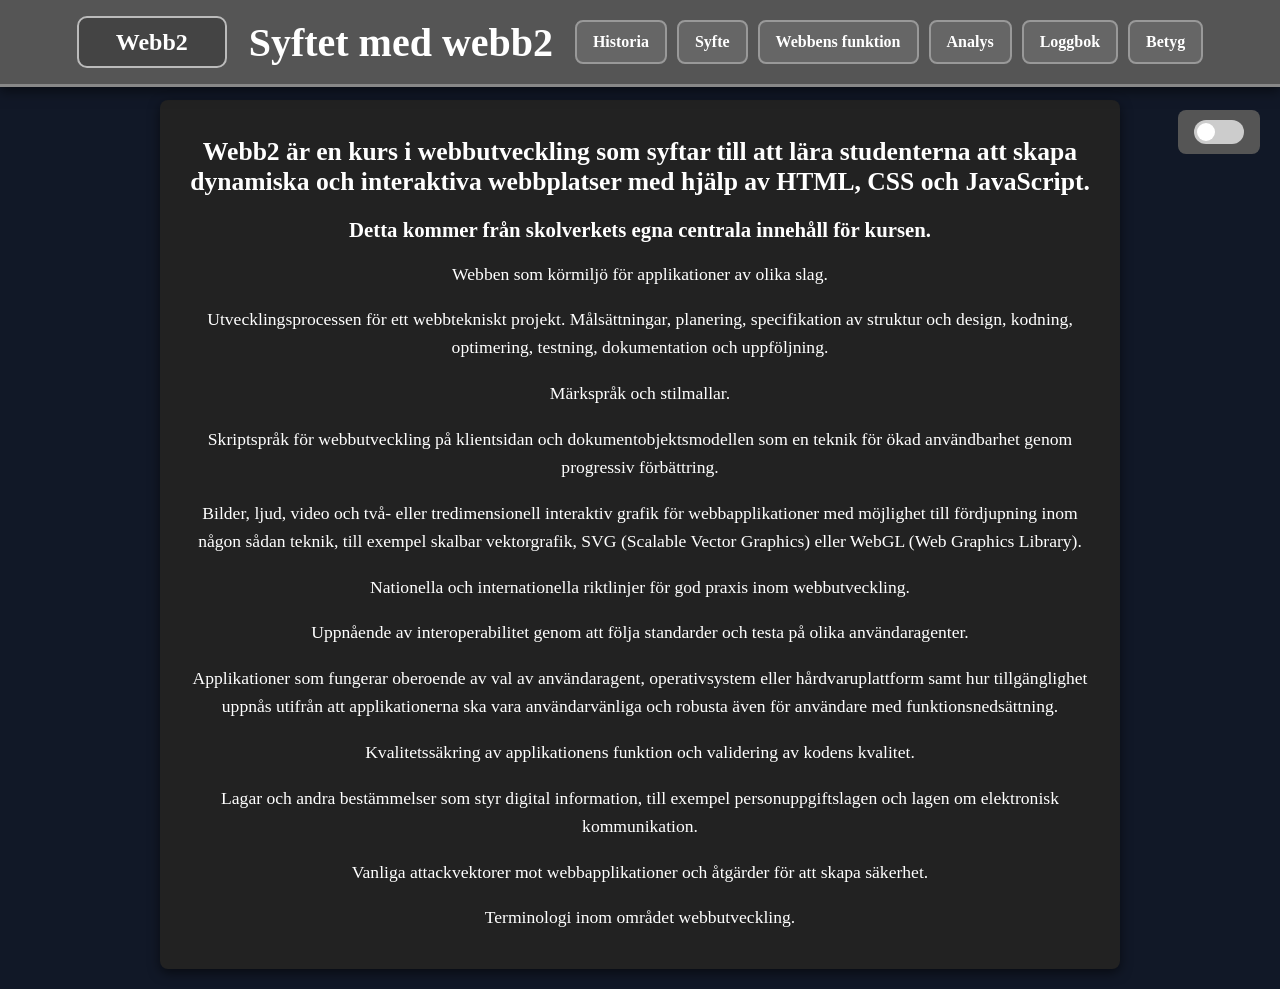
<file: html/index.html>
<!DOCTYPE HTML>
<html lang="sv">
<head>
    <meta charset="UTF-8">
    <meta name="viewport" content="width=device-width, initial-scale=1.0">
    <title>Syftet med webb2</title>
    <link rel="stylesheet" href="../css/style.css">
</head>

<!-- navigation -->
<nav class="navbar">
    <a class="logo" href="index.html">Webb2</a>
    <h1>Syftet med webb2</h1>
    <ul class="nav-links">
        <li><a href="sida2.html">Historia</a></li>
        <li><a href="sida3.html">Syfte</a></li>
        <li><a href="sida7.html">Webbens funktion</a></li>
        <li><a href="sida5.html">Analys</a></li>
        <li><a href="sida4.html">Loggbok</a></li>
        <li><a href="sida6.html">Betyg</a></li>
    </ul>
<!-- dark mode toggle -->
    <div class="dark-mode-toggle">
        <label class="switch">
            <input type="checkbox" id="darkModeToggle" onchange="toggleDarkMode()">
            <span class="slider round"></span>
        </label>
    </div>
</nav>

<body>
<!-- text till sidan -->
<div class="text-container">
    <h1>Webb2 är en kurs i webbutveckling som syftar till att lära studenterna att skapa dynamiska och interaktiva webbplatser med hjälp av HTML, CSS och JavaScript.</h1>
    <h3>Detta kommer från skolverkets egna centrala innehåll för kursen. </h3>
    <p>Webben som körmiljö för applikationer av olika slag. </p>
    <p>Utvecklingsprocessen för ett webbtekniskt projekt. Målsättningar, planering, specifikation av struktur och design, kodning, optimering, testning, dokumentation och uppföljning. </p>
    <p>Märkspråk och stilmallar. </p>
    <p>Skriptspråk för webbutveckling på klientsidan och dokumentobjektsmodellen som en teknik för ökad användbarhet genom progressiv förbättring.</p>
    <p>Bilder, ljud, video och två- eller tredimensionell interaktiv grafik för webbapplikationer med möjlighet till fördjupning inom någon sådan teknik, till exempel skalbar vektorgrafik, SVG (Scalable Vector Graphics) eller WebGL (Web Graphics Library).</p>
    <p>Nationella och internationella riktlinjer för god praxis inom webbutveckling.</p>
    <p>Uppnående av interoperabilitet genom att följa standarder och testa på olika användaragenter.</p>
    <p>Applikationer som fungerar oberoende av val av användaragent, operativsystem eller hårdvaruplattform samt hur tillgänglighet uppnås utifrån att applikationerna ska vara användarvänliga och robusta även för användare med funktionsnedsättning.</p>
    <p>Kvalitetssäkring av applikationens funktion och validering av kodens kvalitet.</p>
    <p>Lagar och andra bestämmelser som styr digital information, till exempel personuppgiftslagen och lagen om elektronisk kommunikation.</p>
    <p>Vanliga attackvektorer mot webbapplikationer och åtgärder för att skapa säkerhet.</p>
    <p>Terminologi inom området webbutveckling.</p>
</div>

    


</body>
<!-- scripts -->
<script src="../javascript/script.js"></script>
</html>
</file>
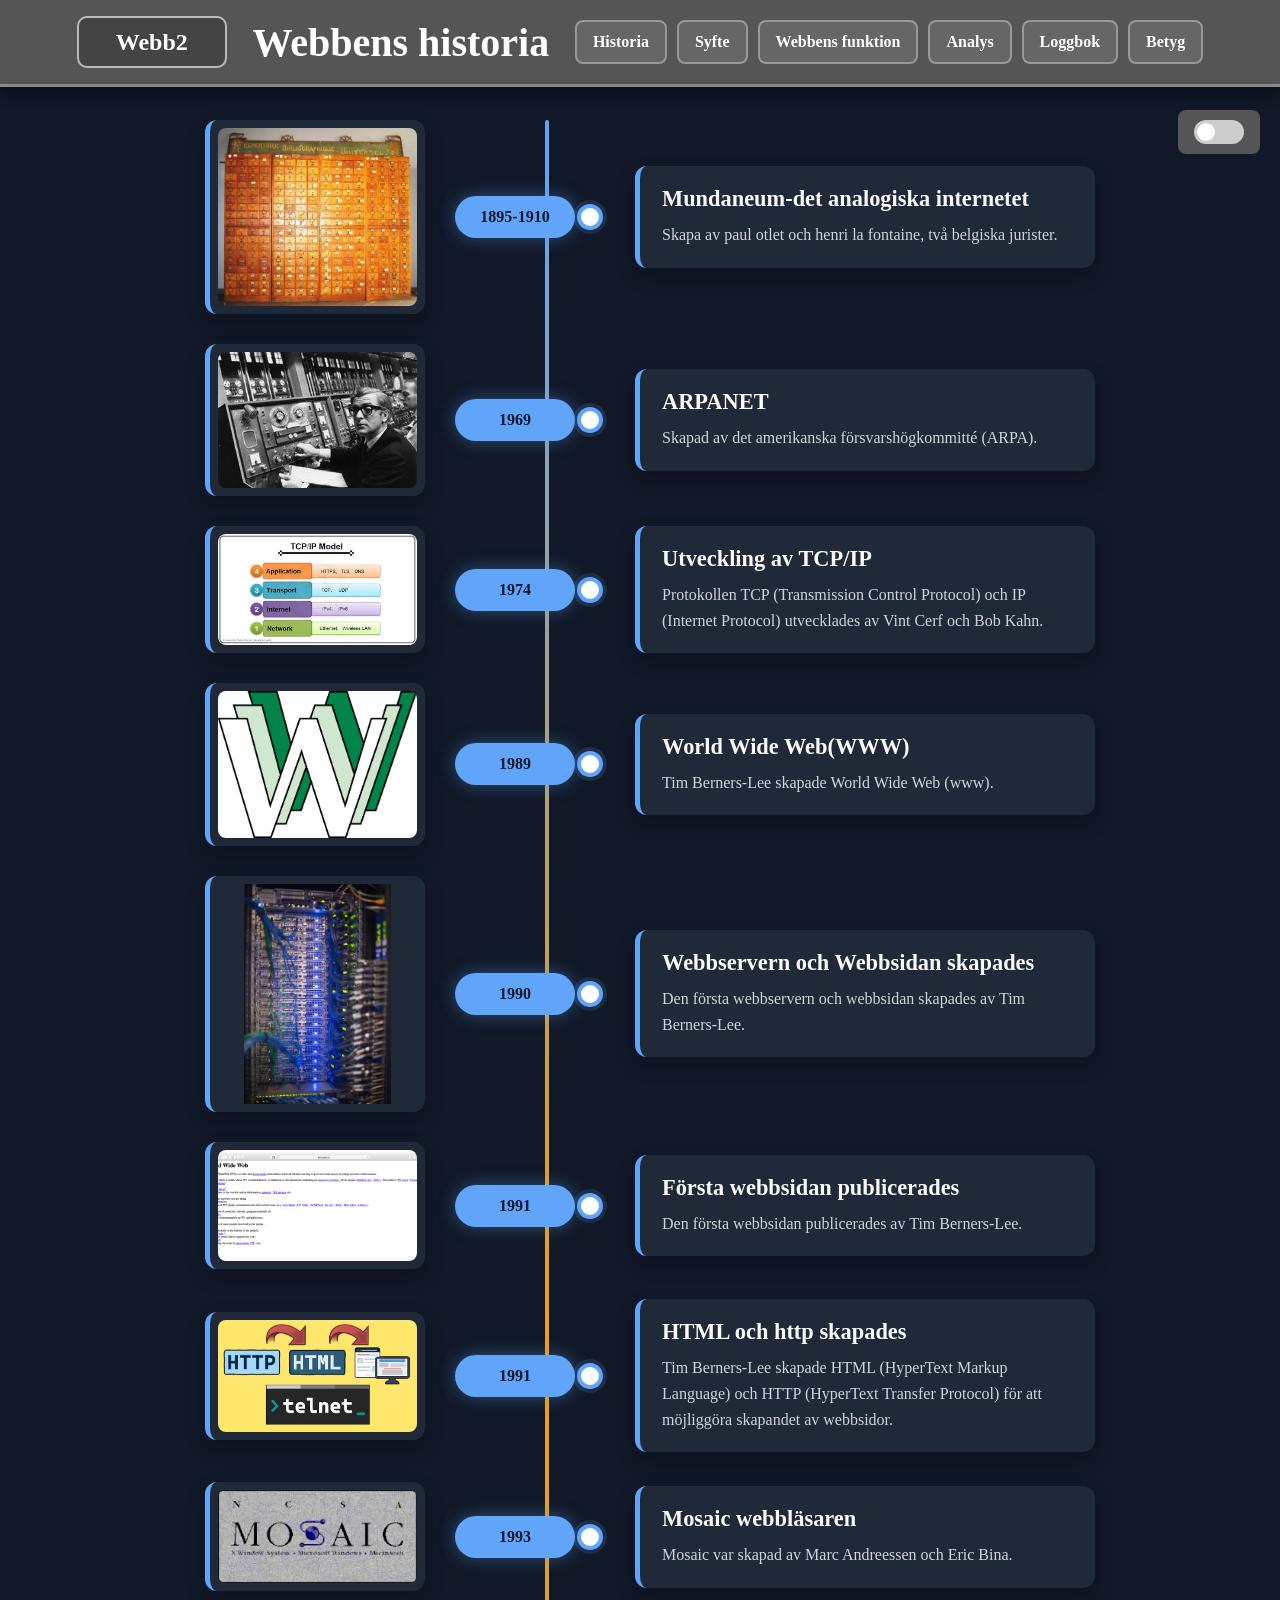
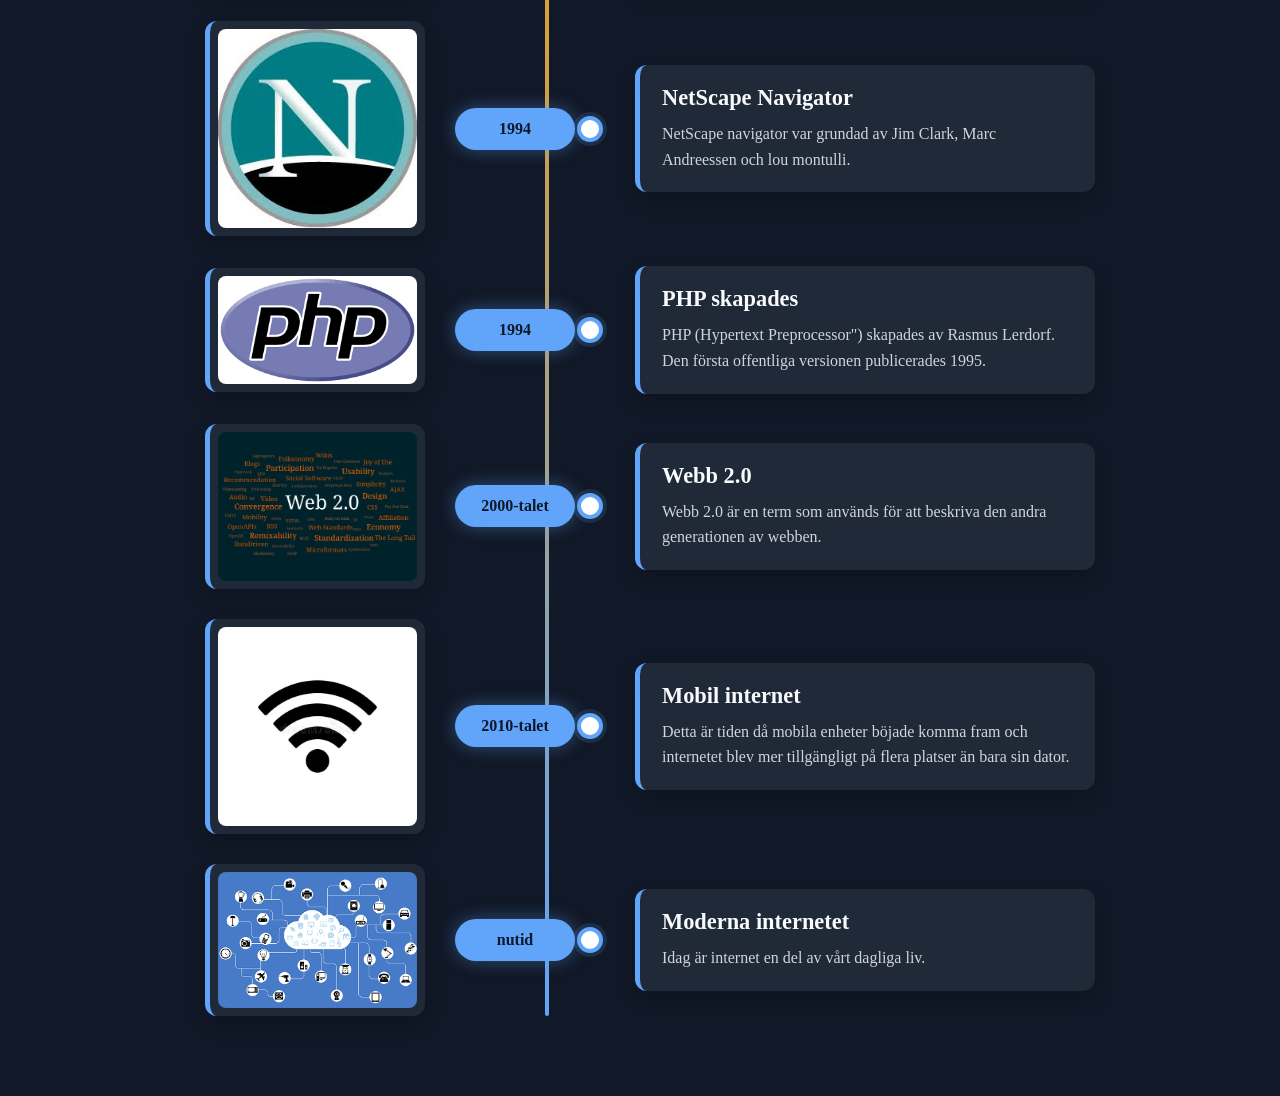
<file: html/sida2.html>
<!DOCTYPE html>
<html lang="sv">
<head>
    <meta charset="UTF-8">
    <meta name="viewport" content="width=device-width, initial-scale=1.0">
    <title>webbenshistoria</title>
    <link rel="stylesheet" href="../css/style.css">
</head>
<!-- navigation -->
<nav class="navbar">
    <a class="logo" href="index.html">Webb2</a>
    <h1>Webbens historia</h1>
    <ul class="nav-links">
        <li><a href="sida2.html">Historia</a></li>
        <li><a href="sida3.html">Syfte</a></li>
        <li><a href="sida7.html">Webbens funktion</a></li>
        <li><a href="sida5.html">Analys</a></li>
        <li><a href="sida4.html">Loggbok</a></li>
        <li><a href="sida6.html">Betyg</a></li>
    </ul>
<!-- dark mode toggle -->
    <div class="dark-mode-toggle">
        <label class="switch">
            <input type="checkbox" id="darkModeToggle" onchange="toggleDarkMode()">
            <span class="slider round"></span>
        </label>
    </div>
</nav>
<!-- text och bilder till sidan och tidslinje-->
<body>
    <main class="timeline-section">


        <div class="timeline">
            <details class="timeline-item" data-image="../bilder/mundan.jpg">
                <summary>
                    <div class="timeline-marker">1895-1910</div>
                    <div class="timeline-content">
                        <h2>Mundaneum-det analogiska internetet</h2>
                        <p>Skapa av paul otlet och henri la fontaine, två belgiska jurister.</p>
                    </div>
                </summary>
                <div class="timeline-extra">
                    <p>Mundaneum kan beskrivas som den tidigaste versionen av internet.</p> 
                    <p>Eftersom att det var en plats skapad av två belgiska jurister med namn paul otlet och henri la fontaine.</p>
                    <p>Meningen med mundaneum var att samla ihop all information som fanns i världen för att göra den tillgänglig för alla på distans. Paul otlet beskrev ett system där människor kunde skicka in frågor via telegraf, varpå biblotikarier letade upp svaret och projicerade dem på en skärm via ett nätverk av "elektriska teleskop" och telefonlinjer.</p>
                    <p>mundaneum använde ett gigantiskt system av fysiska indexkort (som till slut räknade över 12 miljoner kort). Och det är varför den kallas för den analogiska internetet.</p>
                </div>
            </details>

            <details class="timeline-item" data-image="../bilder/arpanet.jpg">
                <summary>
                    <div class="timeline-marker">1969</div>
                    <div class="timeline-content">
                        <h2>ARPANET</h2>
                        <p>Skapad av det amerikanska försvarshögkommitté (ARPA).</p>
                    </div>
                </summary>
                <div class="timeline-extra">
                    <p>ARPANET var det första digitala nätverket som är grunden till det moderna internetet som vi känner till idag.</p>
                    <p>Nätverket ARPANET använde sig av en då ny teknik som kallas för paketväxling, vilket innebär aatt data delas upp i mindre bitar (pakets) och de här paketsen skickades separat i ett decentraliserat nätverk.</p>
                    <p>Paketväxling är grunden bakom det första medelandet som skickades digitalt via två enheter.</p>
                    <p>Det första medelandet skickades 29 oktober 1969 mellan UCLA(universitetet i California, los angeles) och Stanford Research Institute. Planen var att skriva Login, men systemet kraschade efter de två första bokstäverna, vilket gjorde att det stog LO vilket blev historiens första medelande.</p>
                </div>
            </details>

            <details class="timeline-item" data-image="../bilder/tcp-ip.jpg">
                <summary>
                    <div class="timeline-marker">1974</div>
                    <div class="timeline-content">
                        <h2>Utveckling av TCP/IP</h2>
                        <p>Protokollen TCP (Transmission Control Protocol) och IP (Internet Protocol) utvecklades av Vint Cerf och Bob Kahn.</p>
                    </div>
                </summary>
                <div class="timeline-extra">
                    <p>1974: Uppfinnarna Vint Cerf och Bob Kahn presenterade det grundläggande idéerna bakom protokollen TCP och IP.</p>
                    <p>1983: Den 1 januari blev TCP/IP standard för det militära nätverket ARPANET, vilket markerade början på det moderna internetet.</p>
                </div>
            </details>

            <details class="timeline-item" data-image="../bilder/webben.jpg">
                <summary>
                    <div class="timeline-marker">1989</div>
                    <div class="timeline-content">
                        <h2>World Wide Web(WWW)</h2>
                        <p>Tim Berners-Lee skapade World Wide Web (www).</p>
                    </div>
                </summary>
                <div class="timeline-extra">
                    <p>World Wide Web skapades av den brittiska forskaren och dataingenjören Tim Berners-Lee när han arbetade på forskningscentret CERN i Schweiz. Hans mål var att lösa problemet med att forskare runt om i världen hade svårt att dela information med varandra på ett smidigt sätt.</p>
                </div>
            </details>

            <details class="timeline-item" data-image="../bilder/webbserver.jpg">
                <summary>
                    <div class="timeline-marker">1990</div>
                    <div class="timeline-content">
                        <h2>Webbservern och Webbsidan skapades</h2>
                        <p>Den första webbservern och webbsidan skapades av Tim Berners-Lee.</p>
                    </div>
                </summary>
                <div class="timeline-extra">
                    <p>Webbservern är en dator som är ansluten till internet och som kan lagra och leverera webbsidor till användare.</p>
                    <p>Tim Berners-Lee utvecklade tekniken på en NeXT Cube-dator (en tidig datormodell skapad av Steve Jobs företag NeXT).</p>
                    <p>Den första webbsidan skapades den 20 december 1990.</p>
                    <p>Den första webbsidan var en enkel textfil som innehöll information om World Wide Web.</p>
                </div>
            </details>

            <details class="timeline-item" data-image="../bilder/webbsidan.jpg">
                <summary>
                    <div class="timeline-marker">1991</div>
                    <div class="timeline-content">
                        <h2>Första webbsidan publicerades</h2>
                        <p>Den första webbsidan publicerades av Tim Berners-Lee.</p>
                    </div>
                </summary>
                <div class="timeline-extra">
                    <p>Den första webbsidan publicerades till allmänheten den 6 augusti 1991.</p>
                    <p>Detta gjorde att worldwideweb blev tillgänglig utanför CERN. </p>
                </div>
            </details>

            <details class="timeline-item" data-image="../bilder/html.jpg">
                <summary>
                    <div class="timeline-marker">1991</div>
                    <div class="timeline-content">
                        <h2>HTML och http skapades</h2>
                        <p>Tim Berners-Lee skapade HTML (HyperText Markup Language) och HTTP (HyperText Transfer Protocol) för att möjliggöra skapandet av webbsidor.</p>
                    </div>
                </summary>
                <div class="timeline-extra">
                    <p>HTML är strukturen för alla webbsidor och används för att organisera innehållet för webbsidor.</p>
                    <p>HTTP är protokollet som används för att överföra webbsidor mellan webbservrar och webbläsare.</p>
                </div>
            </details>

            <details class="timeline-item" data-image="../bilder/mosaic.jpg">
                <summary>
                    <div class="timeline-marker">1993</div>
                    <div class="timeline-content">
                        <h2>Mosaic webbläsaren</h2>
                        <p>Mosaic var skapad av Marc Andreessen och Eric Bina.</p>
                    </div>
                </summary>
                <div class="timeline-extra">
                    <p>Mosaic var den första webbläsaren som gjorde det möjligt att använda både text och bilder samtidigt, detta gjorde att webbsidor blev mer engagerande.</p>
                    <p>Skapandet av mosaic skapade ett stort intresse för webben och vad den hade för möjligheter i framtiden.</p>
                </div>
            </details>


            <details class="timeline-item" data-image="../bilder/netscape.jpg">
                <summary>
                    <div class="timeline-marker">1994</div>
                    <div class="timeline-content">
                        <h2>NetScape Navigator</h2>
                        <p>NetScape navigator var grundad av Jim Clark, Marc Andreessen och lou montulli.</p>
                    </div>
                </summary>
                    <div class="timeline-extra">
                        <p>Netscape var den första Webbsuccén. </p>
                        <p>Anledningen till varför netscape blev en sån succé var för att den var snabb och tillgänglig för alla. </p>
                        <p>Bilderna visades på skärmen samtidigt som sidan laddades, vilket sparade tid.</p>
                        <p>Programmet var gratis att ladda ner för privatpersoner och spreds snabbt.</p>
                    </div>
            </details>


            <details class="timeline-item" data-image="../bilder/php.jpg">
                <summary>
                    <div class="timeline-marker">1994</div>
                    <div class="timeline-content">
                        <h2>PHP skapades</h2>
                        <p>PHP (Hypertext Preprocessor") skapades av Rasmus Lerdorf. Den första offentliga versionen publicerades 1995.</p>
                    </div>
                </summary>
                <div class="timeline-extra">
                    <p>PHP är ett skriptspråk som används för att skapa dynamiska webbsidor.</p>
                    <p>PHP används fortfarande idag och är ett av de mest populära språken för webbutveckling.</p>
                    <p>Några sidor som använder PHP är t.ex. Facebook och Wikipedia.</p>
                </div>
            </details>

            <details class="timeline-item" data-image="../bilder/webb2.0.jpg">
                <summary>
                    <div class="timeline-marker">2000-talet</div>
                    <div class="timeline-content">
                        <h2>Webb 2.0</h2>
                        <p>Webb 2.0 är en term som används för att beskriva den andra generationen av webben.</p>
                    </div>
                </summary>
                <div class="timeline-extra">
                    <p>Webb 2.0 är ett samlingsbegrepp för den interaktiva och sociala generationen av internet, där användarna själva skapar innehållet istället för att bara läsa färdiga sidor.</p>
                </div>
            </details>

            <details class="timeline-item" data-image="../bilder/wifi.jpg">
                <summary>
                    <div class="timeline-marker">2010-talet</div>
                    <div class="timeline-content">
                        <h2>Mobil internet</h2>
                        <p>Detta är tiden då mobila enheter böjade komma fram och internetet blev mer tillgängligt på flera platser än bara sin dator.</p>
                    </div>
                </summary>
                <div class="timeline-extra">
                    <p>Med ankomsten av telefoner blev det möjligt att ha internetåtkomst på platser med nätverksanslutning, vilket revolutionerade hur människor interagerar med webben.</p>
                    <p>Och pågrund av att mobiler blev mer populära, skapade det en ny era av internetanvändning.</p>
                </div>
            </details>

            <details class="timeline-item" data-image="../bilder/internet.jpg">
                <summary>
                    <div class="timeline-marker">nutid</div>
                    <div class="timeline-content">
                        <h2>Moderna internetet</h2>
                        <p>Idag är internet en del av vårt dagliga liv.</p>
                    </div>
                </summary>
                <div class="timeline-extra">
                    <p>Idag använder vi internet till allt från att skicka meddelanden till att kolla nyheter och sociala medier.</p>
                    <p>Vi som samhälle har blivit mer beroende av internet i vår vardag.</p>
                    <p>Effekten av detta är att vi har blivit mer anslutna och informerade.</p>
                    <p>En plats där internet har tagit över mycket på fel sätt är skolor med att elever börjar använda AI för att lösa uppgifter som det får.</p>
                </div>
            </details>
        </div>
    </main>
</body>
<script src="../javascript/script.js"></script>
</html>
</file>
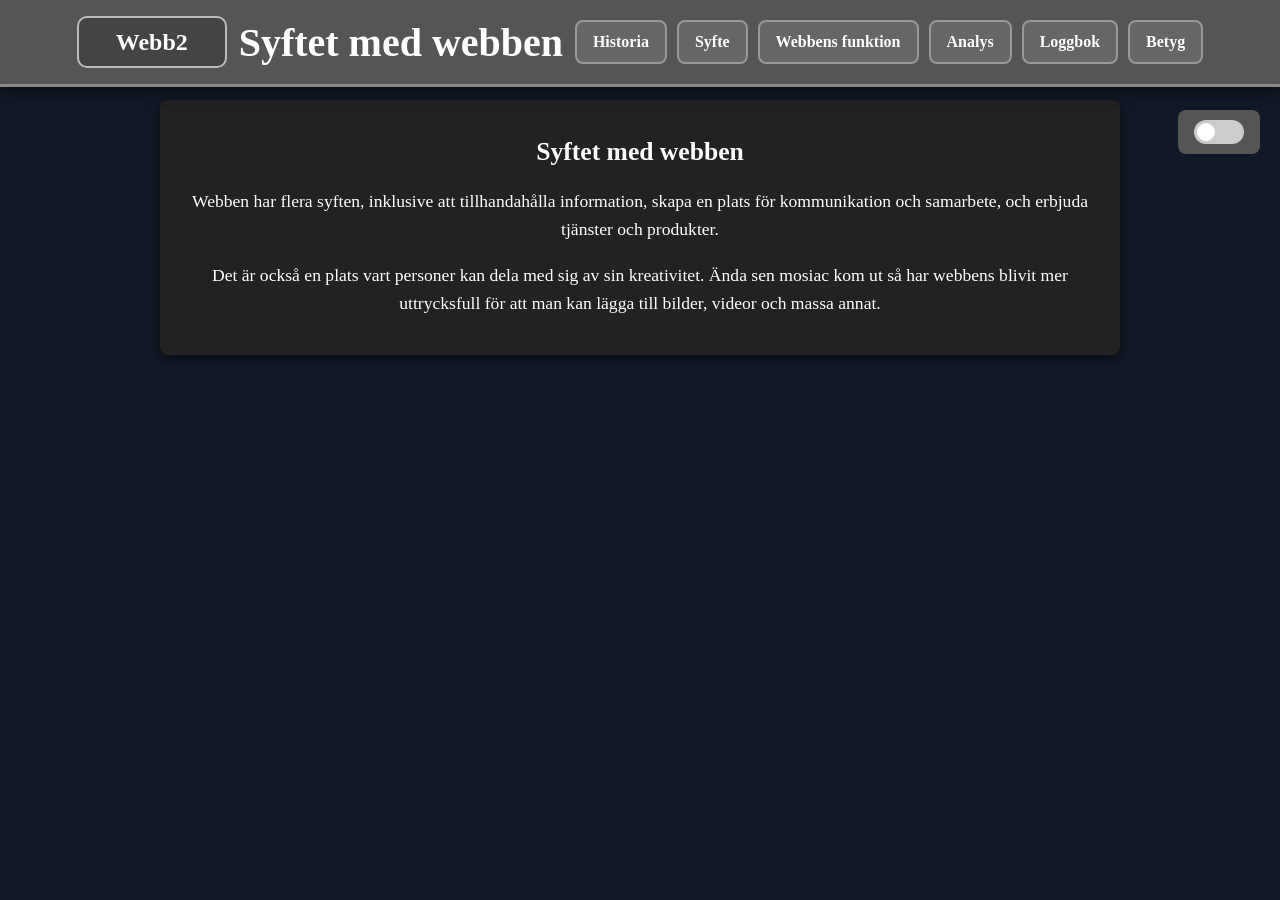
<file: html/sida3.html>
<!DOCTYPE html>
<html lang="sv">
<head>
    <meta charset="UTF-8">
    <meta name="viewport" content="width=device-width, initial-scale=1.0">
    <title>Syftet med webben</title>
    <link rel="stylesheet" href="../css/style.css">
</head>


<!-- navigation -->
<nav class="navbar">
    <a class="logo" href="index.html">Webb2</a>
    <h1>Syftet med webben</h1>
    <ul class="nav-links">
        <li><a href="sida2.html">Historia</a></li>
        <li><a href="sida3.html">Syfte</a></li>
        <li><a href="sida7.html">Webbens funktion</a></li>
        <li><a href="sida5.html">Analys</a></li>
        <li><a href="sida4.html">Loggbok</a></li>
        <li><a href="sida6.html">Betyg</a></li>
    </ul>
<!-- dark mode toggle -->
    <div class="dark-mode-toggle">
        <label class="switch">
            <input type="checkbox" id="darkModeToggle" onchange="toggleDarkMode()">
            <span class="slider round"></span>
        </label>
    </div>
</nav>
<!-- text till sidan -->
<body>
<div class="text-container">
    <h1>Syftet med webben</h1>
    <p>Webben har flera syften, inklusive att tillhandahålla information, skapa en plats för kommunikation och samarbete, och erbjuda tjänster och produkter.</p>
    <p>Det är också en plats vart personer kan dela med sig av sin kreativitet. Ända sen mosiac kom ut så har webbens blivit mer uttrycksfull för att man kan lägga till bilder, videor och massa annat.</p>
    <p> </p>
    <p></p>
    <p></p>
    <p></p>
    <p></p>
    <p></p>
</div>

</body>
<script src="../javascript/script.js"></script>
</html>
</file>
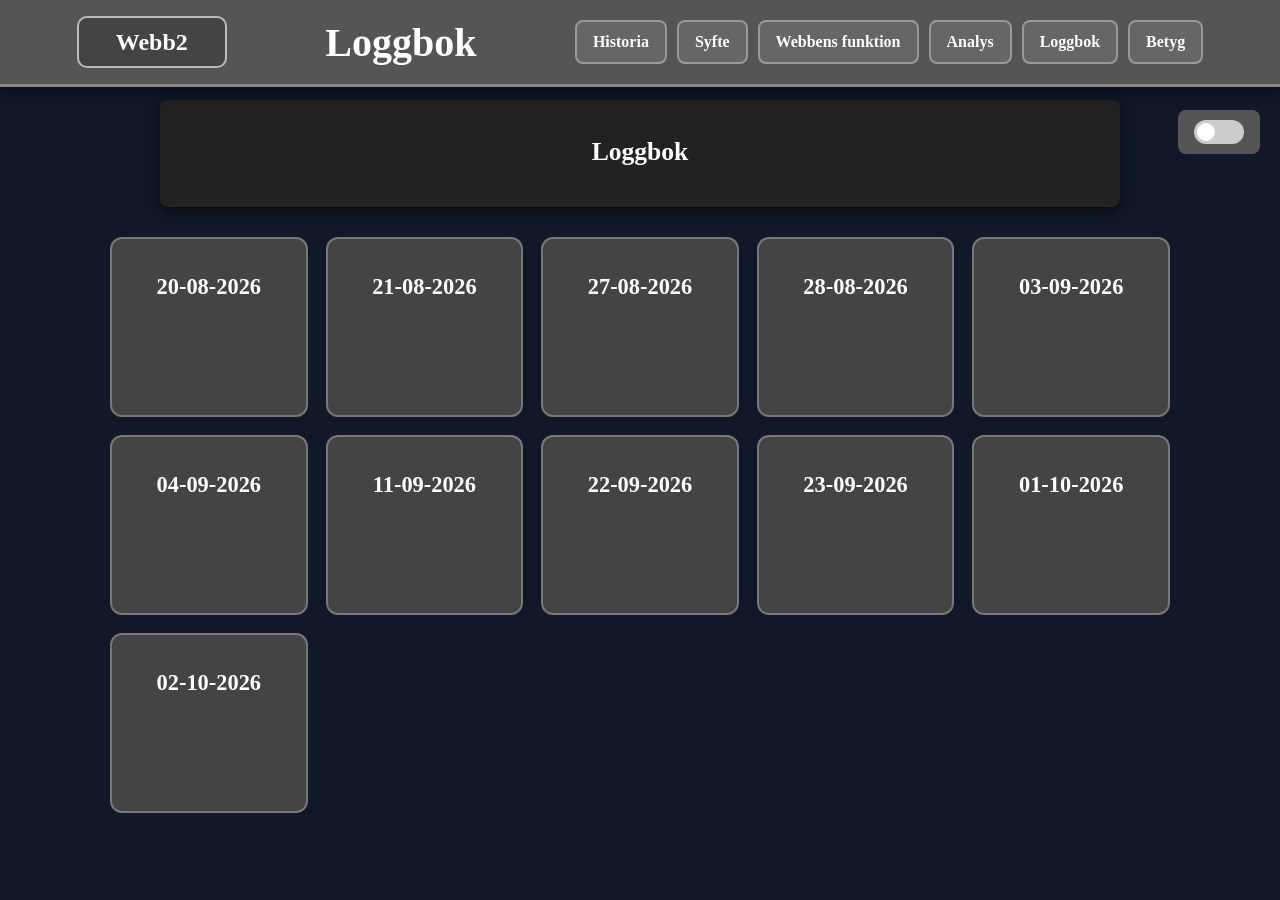
<file: html/sida4.html>
<!DOCTYPE html>
<html lang="sv">
<head>
    <meta charset="UTF-8">
    <meta name="viewport" content="width=device-width, initial-scale=1.0">
    <title>loggbok</title>
    <link rel="stylesheet" href="../css/style.css">
</head>
<!-- navigation -->
<nav class="navbar">
    <a class="logo" href="index.html">Webb2</a>
    <h1>Loggbok</h1>
    <ul class="nav-links">
        <li><a href="sida2.html">Historia</a></li>
        <li><a href="sida3.html">Syfte</a></li>
        <li><a href="sida7.html">Webbens funktion</a></li>
        <li><a href="sida5.html">Analys</a></li>
        <li><a href="sida4.html">Loggbok</a></li>
        <li><a href="sida6.html">Betyg</a></li>
    </ul>
<!-- dark mode toggle -->
    <div class="dark-mode-toggle">
        <label class="switch">
            <input type="checkbox" id="darkModeToggle" onchange="toggleDarkMode()">
            <span class="slider round"></span>
        </label>
    </div>
</nav>

<body>
<!-- text till sidan -->
<div class="text-container">
    <h1>Loggbok</h1>
</div>

<main class="loggbok-container">
<table class="loggbok-box">


    <tbody>
        <tr>
            <td class="datum">20-08-2026</td>
            <td>Vad jag har gjort</td>
            <td>Påbörjade med att fixa en wireframe av vad sidan ska vara.</td>
        </tr>
        <tr>
            <td class="datum">21-08-2026</td>
            <td>Vad jag har gjort</td>
            <td>blev klar med wireframe idag, fixade en sitemap och påbörjade en projektplan gjorde också klart alla små sidor med enkel kod.</td>
        </tr>
        <tr>
            <td class="datum">27-08-2026</td>
            <td>Vad jag har gjort</td>
            <td>Idag så skrev jag in alla nav bar koder och sorterade projektet i mappar en för bilder, css, javascript och html för att det kommer vara ett stort projekt och då är det bra att sorterat så jag kan lätt hitta det efter som att bilderna kommer att ta mycket plats i vanliga mappen så då valde jag att göra så att de inte kunna kladda vanliga mappen och satte bara in allt i en egen mapp och då kan jag lättare fixa flera css filer och javascript om det behövs också.</td>
        </tr>
        <tr>
            <td class="datum">28-08-2026</td>
            <td>Vad jag har gjort</td>
            <td>På dagens lektion så höll jag på med att fixa en json fil för att local hosta min sida och sen så har jag kollat på Javascript kod för att fixa funktioner till knapparna och allt annat som jag känner är nödvändigt till sidan. sen så koda jag lite i css för att fixa så att knapparna jag skulle fixa fick ett utseende.</td>
        </tr>
        <tr>
            <td class="datum">03-09-2026</td>
            <td>Vad jag har gjort</td>
            <td>Idag har jag arbetat med att fixa mina knappar och sen har jag sökt lite js kod som jag kommer använda senare förhoppningsvis till att fixa funktioner jag vill ha eftersom att jag ska ha en sida som ska innehålla betygskriterierna så vill jag har det i ett rutnät som kommer vara baserat på knappar som när man trycker på de så kommer det upp mer information som bättre förklarar betygskriterierna noggrant och jag har funderat på att animera så att när man trycker på knappen så kommer en text låda fram och sen efter när man är klar med att läsa den så trycker man på krysset så kommer den försvinna med animationen igen.</td>
        </tr>
        <tr>
            <td class="datum">04-09-2026</td>
            <td>Vad jag har gjort</td>
            <td>Idag har jag jobbat med min projektplan så att den finns digitalt men den är inte klar för att den kommer revideras övertid ju längre detta projekt pågår och efter jag var klar med det så har jag kodat fram en navigeringsruta för att jag vill att man ska kunna byta mellan alla sidor snabbt och enkelt.</td>
        </tr>
        <tr>
            <td class="datum">11-09-2026</td>
            <td>Vad jag har gjort</td>
            <td>Idag så har jag fixat betygskriterier sidan så att man kan se de olika kriterierna för att nå sitt betyg jag använde lite hjälp av ai för att fixa funktionerna sen så lärde jag mig hur man länkar css och javascript till html via olika mappar vilket man måste skriva ../css/ eller ../js/ och sen filens namn för att det ska länkas.</td>
            <td>För andra gången idag har jag även jobbat hemma för att skapa en tidslinje för webbens historia i denna tidslinje valde jag att ha med det tidigaste typen av internet jag kunde hitta vilket var en analogisk internet som var skapad av 2 belgiska jurister på 1895 till 1910 sedan gick jag vidare till digitala internet där jag tog upp första digitala nätverket, www och till sist moderna internetet som vi känner till idag.</td>
        </tr>
        <tr>
            <td class="datum">22-09-2026</td>
            <td>Vad jag har gjort</td>
            <td>Så idag har jag skrivit in syftet med webb2 kursen och redovisat min sida för saimon nu är det sista veckan innan inlämning. tills nästa gång ska jag skriva in syftet och försöka hitta bilder till sidan.</td>
        </tr>
        <tr>
            <td class="datum">23-09-2026</td>
            <td>Vad jag har gjort</td>
            <td>Fixade jag en light och darkmode toggle och sen har jag sökt upp fakta om webben för att sen använda för att skriva om syftet med webben.</td>
        </tr>
        <tr>
            <td class="datum">01-10-2026</td>
            <td>Vad jag har gjort</td>
            <td>Idag har jag skapat en helt ny extra sida som är gjord för att förklara hur webbens teknik fungerar alltså vad som gör att vi som är på webben ser något komma upp på skärmen och sen har jag letat bilder för att lägga till i sidan</td>
        </tr>
        <tr>
            <td class="datum">02-10-2026</td>
            <td>Vad jag har gjort</td>
            <td>Idag har jag fyllt i analysen till sidan så vad jag har glömmt ta med och vad jag inte hade tid till att lägga till eller typ sista minuten ändringar.</td>
            <td>Jag la också till min loggbok i loggboken på denna sida.</td>
        </tr>
    </tbody>
</table>
</main>

<div id="info-modal" class="modal">
    <div class="modal-content">
        <button class="close-modal" aria-label="Stäng">&times;</button>
        <h2 id="modal-title"></h2>
        <div id="modal-text"></div>
    </div>
</div>


</body>
<script src="../javascript/script.js"></script>
</html>
</file>
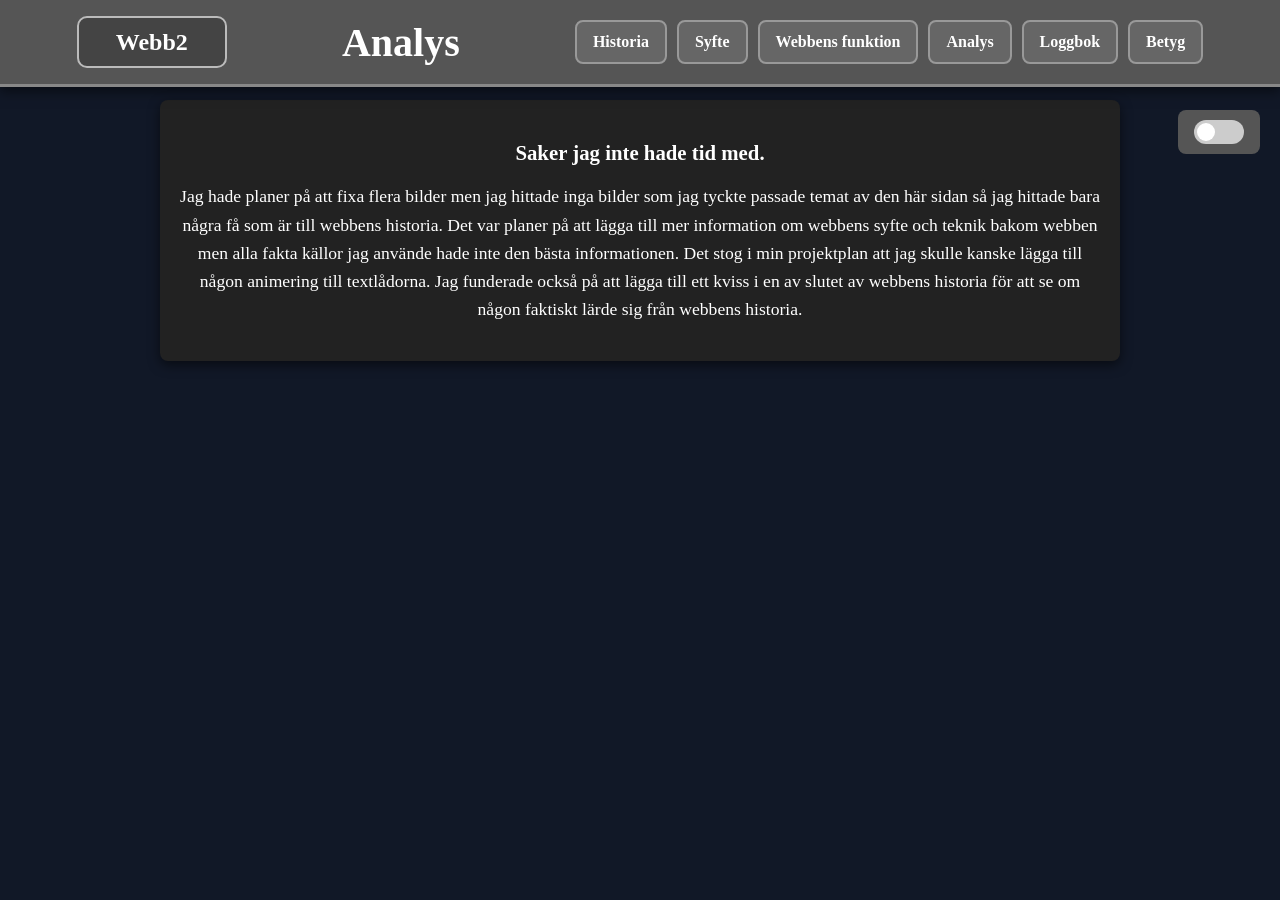
<file: html/sida5.html>
<!DOCTYPE html>
<html lang="sv">
<head>
    <meta charset="UTF-8">
    <meta name="viewport" content="width=device-width, initial-scale=1.0">
    <title>analys</title>
    <link rel="stylesheet" href="../css/style.css">
</head>
<!-- navigation -->
<nav class="navbar">
    <a class="logo" href="index.html">Webb2</a>
    <h1>Analys</h1>
    <ul class="nav-links">
        <li><a href="sida2.html">Historia</a></li>
        <li><a href="sida3.html">Syfte</a></li>
        <li><a href="sida7.html">Webbens funktion</a></li>
        <li><a href="sida5.html">Analys</a></li>
        <li><a href="sida4.html">Loggbok</a></li>
        <li><a href="sida6.html">Betyg</a></li>
    </ul>
<!-- dark mode toggle -->
    <div class="dark-mode-toggle">
        <label class="switch">
            <input type="checkbox" id="darkModeToggle" onchange="toggleDarkMode()">
            <span class="slider round"></span>
        </label>
    </div>
</nav>
<!-- text till sidan -->
<body>
    <div class="text-container">
            <h3>Saker jag inte hade tid med.</h3>
            <p>Jag hade planer på att fixa flera bilder men jag hittade inga bilder som jag tyckte passade temat av den här sidan så jag hittade bara några få som är till webbens historia.
            Det var planer på att lägga till mer information om webbens syfte och teknik bakom webben men alla fakta källor jag använde hade inte den bästa informationen.
            Det stog i min projektplan att jag skulle kanske lägga till någon animering till textlådorna. Jag funderade också på att lägga till ett kviss i en av slutet av webbens historia för att se om någon faktiskt lärde sig från webbens historia.
            
        </p> 
    </div>
</body>
<script src="../javascript/script.js"></script>
</html>
</file>
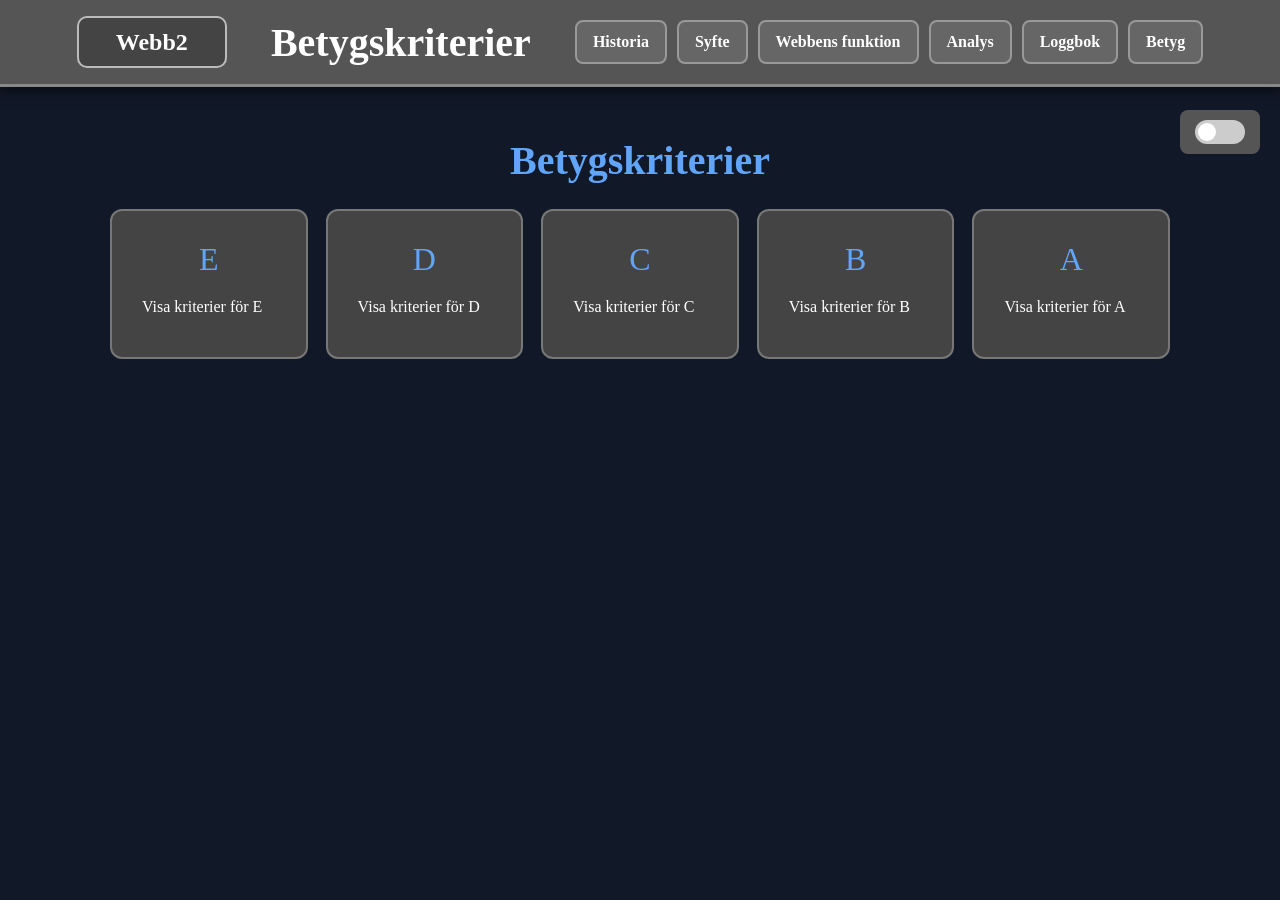
<file: html/sida6.html>
<!DOCTYPE html>
<html lang="sv">
<head>
    <meta charset="UTF-8">
    <meta name="viewport" content="width=device-width, initial-scale=1.0">
    <title>Betygskriterier</title>
    <link rel="stylesheet" href="../css/style2.css">
</head>
<!-- navigation -->
 <nav class="navbar">
        <a class="logo" href="index.html">Webb2</a>
        <h1>Betygskriterier</h1>
        <ul class="nav-links">
            <li><a href="sida2.html">Historia</a></li>
            <li><a href="sida3.html">Syfte</a></li>
            <li><a href="sida7.html">Webbens funktion</a></li>
            <li><a href="sida5.html">Analys</a></li>
            <li><a href="sida4.html">Loggbok</a></li>
            <li><a href="sida6.html">Betyg</a></li>
        </ul>

        <div class="dark-mode-toggle">
            <label class="switch">
                <input type="checkbox" id="darkModeToggle" onchange="toggleDarkMode()">
                <span class="slider round"></span>
            </label>
        </div>
    </nav>
<body>
   
<!-- text till sidan -->
    <main class="betyg-container">
        <h1>Betygskriterier</h1>

        <table class="betyg-tabell">
            <thead>
                <tr>
                    <th>Betyg</th>
                    <th>Kunskapskrav</th>
                </tr>
            </thead>

            <tbody>
                <tr>
                    <td class="betyg">E</td>
                    <td>
                        <details>
                            <summary>Visa kriterier för E</summary>
                            <p>
                             Eleven beskriver översiktligt webben som plattform samt gör en enkel jämförelse med något annatalternativ.</p>
                            <p>Eleven gör en enkel projektplan för en tänkt produkt. Utifrån projektplanen utvecklar eleven i samråd
                            med handledare produkten där logiker som styr innehåll, design och beteende i begränsad
                            utsträckning är åtskilda. I arbetet utvecklar eleven kod som med tillfredsställande resultat följer
                            standarder och som omfattar någon teknik för märkspråk och stilmallar där eleven i begränsad
                            utsträckning använder tekniker för att generera stilmallskod. I arbetet bearbetar eleven med
                            tillfredsställande resultattext, bild och eventuell annan media så att de blir anpassade för att fungera i
                            produkten. Eleven utvecklar med tillfredsställande funktionalitet inom något eller några av områdena
                            domskript, interaktiv 2D-grafik, 3D-grafik eller animationer. I sitt arbete inkluderar eleven någon
                            enkel funktion från ett klassbibliotek eller ramverk inom områdena design eller skript.</p> 
                            <p>Produkten är av tillfredsställande kvalitet när det gäller funktion vilket eleven kontrollerar med hjälp
                            av någon test. Dessutom kontrollerar eleven med viss säkerhet produktens tillgänglighet med
                            automatiserade tester. Eleven vidtar någon åtgärd för att åstadkomma snabb överföring av bilder och
                            andra mediafiler.</p>
                            <p>När arbetet är utfört gör eleven en enkel dokumentation av de moment som har utförts samt
                            utvärderar med enkla omdömen sitt arbete och resultat. Eleven redogör översiktligt för innehållet i
                            lagar och andra bestämmelser som rör publicering på webben samt följer dem i sitt arbete. Dessutom
                            för eleven enkla resonemang kring webbrelaterade frågor om etik och integritet. Eleven tar hänsyn till
                            säkerhetsaspekter i sitt arbete och i fråga om produkten samt kontrollerar produktens säkerhet med
                            någon test. Eleven använder med viss säkerhet terminologi inom området.</p>
                        </details>
                    </td>
                </tr>

                <tr>
                    <td class="betyg">D</td>
                    <td>
                        <details>
                            <summary>Visa kriterier för D</summary>
                            <p>
                                Betyget D innebär att kunskapskraven för E och till övervägande del för C är uppfyllda.
                            </p>
                        </details>
                    </td>
                </tr>

                <tr>
                    <td class="betyg">C</td>
                    <td>
                        <details>
                            <summary>Visa kriterier för C</summary>
                            <p>Eleven beskriver utförligt webben som plattform samt gör en välgrundad jämförelse med några andraalternativ.</p>
                            <p>Eleven gör en genomarbetad projektplan för en tänkt produkt. Utifrån projektplanen utvecklar eleven
                            efter samråd med handledare produkten där logiker som styr innehåll, design och beteende är
                            åtskilda. I arbetet utvecklar eleven kod som med tillfredsställande resultat följer standarder och som
                            omfattar några tekniker för märkspråk och stilmallar där eleven använder tekniker för att generera
                            stilmallskod. I arbetet bearbetar eleven med tillfredsställande resultat och via flera moment text, bild
                            och eventuell annan media så att de blir anpassade för att fungera i produkten. Eleven utvecklar med
                            tillfredsställande resultat funktionalitet inom något eller några av områdena domskript, interaktiv 2Dgrafik, 3D-grafik eller animationer. I sitt arbete inkluderar eleven några funktioner från ett
                            klassbibliotek eller ramverk inom områdena design eller skript.</p>
                            <p>Produkten är av tillfredsställande kvalitet när det gäller funktion vilket eleven kontrollerar med hjälp
                            av några tester. Dessutom kontrollerar eleven med viss säkerhet produktens tillgänglighet med
                            automatiserade tester och begränsad manuell testning. Eleven vidtar några åtgärder för att
                            åstadkomma snabb överföring av bilder och andra mediafiler.</p>
                            <p>När arbetet är utfört gör eleven en noggrann dokumentation av de moment som har utförts samt
                            utvärderar med nyanserade omdömen sitt arbete och resultat. I utvärderingen resonerar eleven kring
                            eventuella avvikelser samt motiverar översiktligt de val som har gjorts. Eleven redogör utförligt för
                            innehållet i lagar och andra bestämmelser som rör publicering på webben samt följer dem i sitt arbete.
                            Dessutom för eleven välgrundade resonemang kring webbrelaterade frågor om etik och integritet.
                            Eleven tar hänsyn till säkerhetsaspekter i sitt arbete och i fråga om produkten samt kontrollerar
                            produktens säkerhet med några tester. Eleven använder med viss säkerhet terminologi inom området.</p>
                        </details>
                    </td>
                </tr>

                <tr>
                    <td class="betyg">B</td>
                    <td>
                        <details>
                            <summary>Visa kriterier för B</summary>
                            <p>
                              Betyget B innebär att kunskapskraven för C och till övervägande del för A är uppfyllda.
                            </p>
                        </details>
                    </td>
                </tr>

                <tr>
                    <td class="betyg">A</td>
                    <td>
                        <details>
                            <summary>Visa kriterier för A</summary>
                            <p>Eleven beskriver utförligt och nyanserat webben som plattform samt gör en välgrundad ochnyanserad jämförelse med flera andra alternativ.</p>
                            <p>Eleven gör en genomarbetad projektplan för en tänkt produkt, vid behov reviderar eleven planen.
                            Utifrån projektplanen utvecklar eleven efter samråd med handledare produkten där logiker som styr
                            innehåll, design och beteende i omfattande utsträckning är åtskilda. I arbetet utvecklar eleven kod
                            som med gott resultat följer standarder och som omfattar flera tekniker för märkspråk och stilmallar
                            där eleven i omfattande utsträckning använder tekniker för att generera stilmallskod. I arbetet
                            bearbetar eleven med gott resultat och via flera moment text, bild och eventuell annan media så att de
                            blir anpassade för att fungera i produkten. Eleven utvecklar med gott resultat funktionalitet inom
                            något eller några av områdena domskript, interaktiv 2D-grafik, 3D-grafik eller animationer. I sitt
                            arbete inkluderar eleven flera funktioner av komplex natur från ett klassbibliotek eller ramverk inom
                            områdena design eller skript.</p>
                            <p>Produkten är av god kvalitet när det gäller funktion vilket eleven kontrollerar med hjälp av flera
                            tester, även manuella. Dessutom kontrollerar eleven med säkerhet produktens tillgänglighet med
                            automatiserade tester och simuleringar samt manuella tester. Eleven vidtar optimeringar av bilder
                            och andra mediafiler för att åstadkomma snabb överföring av dessa och vidtar åtgärder för att
                            reducera antalet överföringar per sida.</p>
                            <p>När arbetet är utfört gör eleven en noggrann och utförlig dokumentation av de moment som har
                            utförts med koppling till generella principer och testresultat samt utvärderar med utförliga och
                            nyanserade omdömen sitt arbete och resultat samt ger förslag på hur arbetet kan förbättras. I
                            utvärderingen resonerar eleven kring eventuella avvikelser samt motiverar utförligt de val som har
                            gjorts. Eleven redogör utförligt och nyanserat för innehållet i lagar och andra bestämmelser som rör
                            publicering på webben samt följer dem i sitt arbete. Dessutom för eleven välgrundade och nyanserade
                            resonemang kring webbrelaterade frågor om etik och integritet. Eleven tar hänsyn till
                            säkerhetsaspekter i sitt arbete och i fråga om produkten samt kontrollerar produktens säkerhet med
                            flera tester. Eleven använder med säkerhet terminologi inom området.</p>
                        </details>
                    </td>
                </tr>
            </tbody>
        </table>
    </main>
<!-- knapp för att stänga-->
    <div id="info-modal" class="modal">
        <div class="modal-content">
            <button class="close-modal" aria-label="Stäng">&times;</button>
            <h2 id="modal-title"></h2>
            <div id="modal-text"></div>
        </div>
    </div>

    <script src="../javascript/script.js"></script>
</body>
</html>
</file>
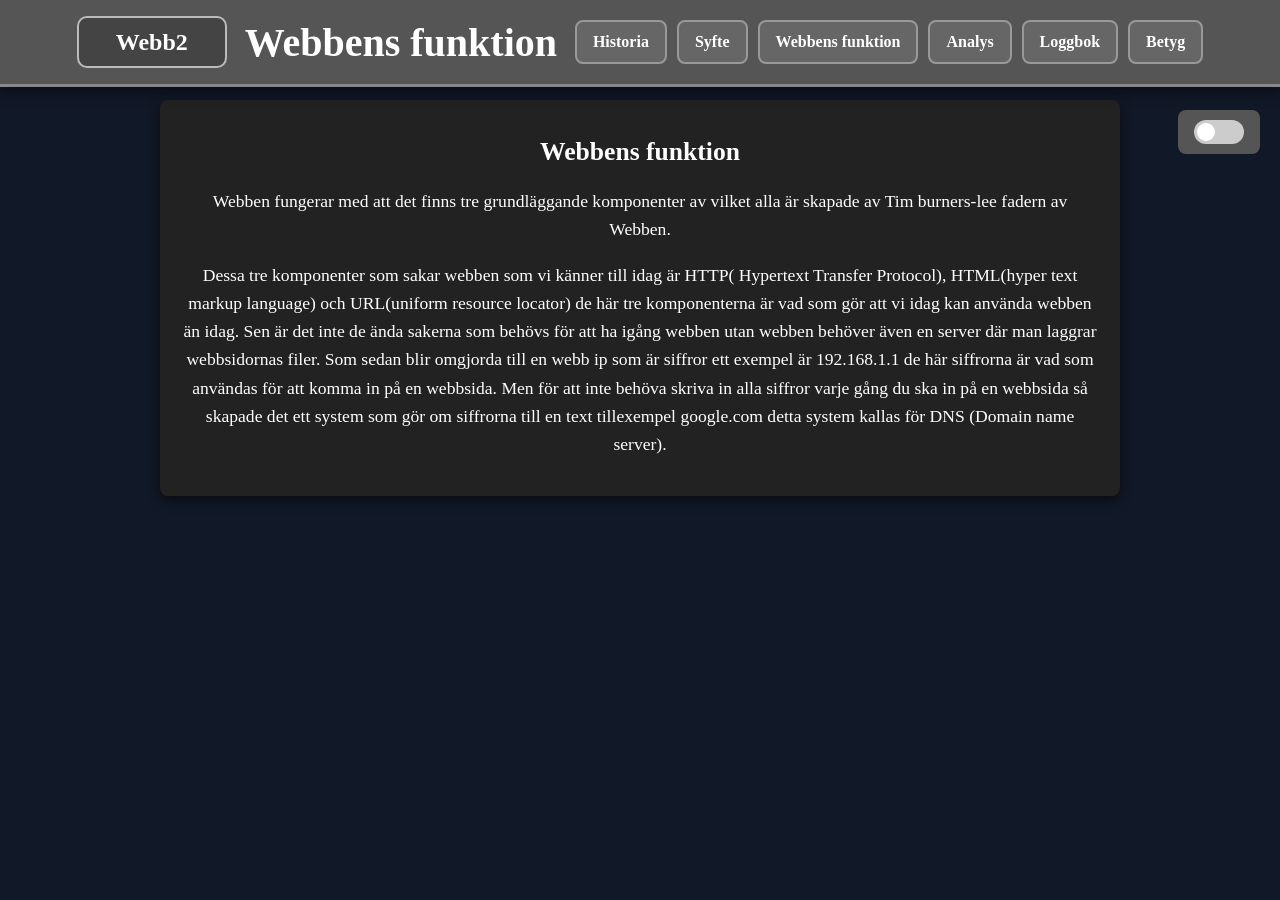
<file: html/sida7.html>
<!DOCTYPE html>
<html lang="sv">
<head>
    <meta charset="UTF-8">
    <meta name="viewport" content="width=device-width, initial-scale=1.0">
    <title>Webbens funktion</title>
    <link rel="stylesheet" href="../css/style.css">
</head>
<!-- navigation -->
<nav class="navbar">
    <a class="logo" href="index.html">Webb2</a>
    <h1>Webbens funktion</h1>
    <ul class="nav-links">
        <li><a href="sida2.html">Historia</a></li>
        <li><a href="sida3.html">Syfte</a></li>
        <li><a href="sida7.html">Webbens funktion</a></li>
        <li><a href="sida5.html">Analys</a></li>
        <li><a href="sida4.html">Loggbok</a></li>
        <li><a href="sida6.html">Betyg</a></li>
    </ul>
<!-- dark mode toggle -->
    <div class="dark-mode-toggle">
        <label class="switch">
            <input type="checkbox" id="darkModeToggle" onchange="toggleDarkMode()">
            <span class="slider round"></span>
        </label>
    </div>
</nav>

<body>
<!-- text till sidan -->
<div class="text-container">
    <h1>Webbens funktion</h1>
    <p>Webben fungerar med att det finns tre grundläggande komponenter av vilket alla är skapade av Tim burners-lee fadern av Webben. </p>
    <p>Dessa tre komponenter som sakar webben som vi känner till idag är HTTP( Hypertext Transfer Protocol), HTML(hyper text markup language) och URL(uniform resource locator) de här tre komponenterna är vad som gör att vi idag kan använda webben än idag. Sen är det inte de ända sakerna som behövs för att ha igång webben utan webben behöver även en server där man laggrar webbsidornas filer. Som sedan blir omgjorda till en webb ip som är siffror ett exempel är 192.168.1.1 de här siffrorna är vad som användas för att komma in på en webbsida. Men för att inte behöva skriva in alla siffror varje gång du ska in på en webbsida så skapade det ett system som gör om siffrorna till en text tillexempel google.com detta system kallas för DNS (Domain name server). </p>
    <p></p>
    <p></p>
    <p></p>
    <p></p>
</div>

</body>
<script src="../javascript/script.js"></script>
</html>
</file>
<file: css/style.css>
* {
    box-sizing: border-box;
}

body {
    margin: 0;
    padding-top: 80px;
    min-height: 100vh;
    font-family: 'new times roman';
    background: #111827;
    color: white;
}


body h1{
    text-align: center;
    font-family: 'new times roman';
    font-size: 2.5rem;
}



nav {
    position: fixed;
    top: 0;
    z-index: 1000;
    width: 100%;
    padding: 12px;
    background-color: #333;
}

nav ul {
    display: flex;
    justify-content: center;
    gap: 20px;
    margin: 0;
    padding: 0;
    list-style: none;
}

nav li a {
    color: white;
    font-size: 16px;
    text-decoration: none;
    font-family: 'new times roman';
}

nav li a:hover {
    color: #60a5fa;
}

nav h1 {
    margin: 0 0 0px;
    color: white;
    text-align: center;
    font-family: 'new times roman';
}

.navbar {
    position: fixed;
    top: 0;
    left: 0;
    z-index: 1000;
    width: 100%;
    display: flex;
    align-items: center;
    justify-content: space-between;
    padding: 16px 6%;
    background: #555;
    border-bottom: 3px solid #888;
    box-shadow: 0 4px 12px #0008;
}

.logo {
    display: flex;
    align-items: center;
    justify-content: center;
    width: 150px;
    height: 52px;
    border: 2px solid #bbb;
    border-radius: 10px;
    background: #444;
    color: white;
    font-size: 1.5rem;
    font-weight: bold;
    text-decoration: none;
    font-family: 'new times roman';
}

.logo:hover{
    background: #555;
    border-color: #60a5fa;
}

.nav-links {
    display: flex;
    gap: 10px;
    margin: 0;
    padding: 0;
    list-style: none;
}

.nav-links a {
    display: block;
    padding: 11px 16px;
    border: 2px solid #999;
    border-radius: 8px;
    background: #666;
    color: white;
    font-weight: bold;
    text-decoration: none;
}

.nav-links a:hover {
    background: #888;
    border-color: white;
}

@media (max-width: 800px) {
    body {
        padding-top: 180px;
    }

    .nav-links {
        flex-wrap: wrap;
        justify-content: center;
    }

    .nav-links a {
        font-size: 0.9rem;
    }
}



.timeline-section {
    max-width: 950px;
    margin: 40px auto 80px;
    padding: 0 20px;
}

.timeline {
    position: relative;
    margin-top: 40px;
    padding-left: 20px;
}

.timeline::before {
    content: "";
    position: absolute;
    left: 360px;
    top: 0;
    bottom: 0;
    width: 4px;
    background: linear-gradient(to bottom, #60a5fa, #f59e0b, #60a5fa);
    border-radius: 999px;
}

.timeline-item {
    position: relative;
    display: block;
    margin-bottom: 30px;
    border: none;
    background: transparent;
}

.timeline-item summary {
    list-style: none;
    display: grid;
    grid-template-columns: 220px 150px minmax(0, 1fr);
    gap: 30px;
    align-items: center;
    cursor: pointer;
}

.timeline-item summary::-webkit-details-marker {
    display: none;
}

.timeline-marker {
    grid-column: 2;
    grid-row: 1;
    position: relative;
    z-index: 1;
    width: 120px;
    padding: 12px 16px;
    background: #60a5fa;
    color: #0f172a;
    font-weight: bold;
    text-align: center;
    border-radius: 999px;
    box-shadow: 0 0 18px rgba(96, 165, 250, 0.4);
}

.timeline-marker::after {
    content: "";
    position: absolute;
    right: -28px;
    top: 50%;
    width: 18px;
    height: 18px;
    transform: translateY(-50%);
    border-radius: 50%;
    background: #fff;
    border: 4px solid #60a5fa;
    box-shadow: 0 0 0 4px rgba(96, 165, 250, 0.15);
}

.timeline-content {
    grid-column: 3;
    grid-row: 1;
    background: #1f2937;
    border-left: 5px solid #60a5fa;
    border-radius: 12px;
    padding: 20px 22px;
    box-shadow: 0 8px 20px rgba(0, 0, 0, 0.2);
}

.timeline-content h2 {
    margin-top: 0;
    margin-bottom: 10px;
    color: #f8fafc;
    font-size: 1.4rem;
}

.timeline-content p {
    margin: 0;
    color: #d1d5db;
    line-height: 1.6;
    font-size: 1rem;
}

.timeline-extra {
    position: relative;
    margin-left: 430px;
    margin-top: 12px;
    color: #d1d5db;
    line-height: 1.7;
}

.timeline-text {
    background: #111827;
    border: 1px solid #374151;
    border-radius: 10px;
    padding: 16px 18px;
}

.timeline-extra p {
    margin: 0;
    font-size: 1.1rem;
}

.timeline-image-area {
    grid-column: 1;
    grid-row: 1;
    width: 100%;
    padding: 8px;
    background: #1f2937;
    border-left: 5px solid #60a5fa;
    border-radius: 12px;
    box-shadow: 0 8px 20px rgba(0, 0, 0, 0.2);
}

.timeline-image {
    display: block;
    width: 100%;
    max-height: 220px;
    object-fit: contain;
    border-radius: 8px;
}

@media (max-width: 700px) {
    .timeline::before {
        left: 24px;
    }

    .timeline-item summary {
        grid-template-columns: 1fr;
        gap: 16px;
    }

    .timeline-marker,
    .timeline-content,
    .timeline-image-area {
        grid-column: auto;
        grid-row: auto;
    }

    .timeline-image-area {
        width: min(100%, 280px);
        justify-self: center;
    }

    .timeline-marker {
        width: 90px;
        margin-left: 12px;
    }

    .timeline-marker::after {
        left: 50%;
        right: auto;
        transform: translateX(-50%) translateY(0);
        top: calc(100% + 10px);
    }

    .timeline-extra {
        margin-left: 0;
    }

}


.text-container {
    max-width: 75%;
    margin: 20px auto;
    padding: 20px;
    background-color: #222;
    border-radius: 8px;
    box-shadow: 0 4px 12px #0008;
    text-align: center;
    font-size: 1.2rem;
    font-family: 'new times roman';
}


.text-container h1{
    font-size: 1.6rem;
    margin-bottom: 20px;
    color: white;
    font-family: 'new times roman';
}

.text-container h3{
    font-size: 1.3rem;
    margin-bottom: 15px;
    color: white;
    font-family: 'new times roman';
}


.text-container p{
    font-size: 1.1rem;
    font-family: 'new times roman';
    line-height: 1.6;
    color: white;
}

.loggbok-container {
    max-width: 1100px;
    margin: 30px auto 60px;
    padding: 0 20px;
}

.loggbok-box {
    display: block;
    width: 100%;
}

.loggbok-box thead {
    display: none;
}

.loggbok-box tbody {
    display: grid;
    grid-template-columns: repeat(5, 1fr);
    gap: 18px;
}

.loggbok-box tr {
    display: flex;
    min-height: 180px;
    flex-direction: column;
    padding: 20px;
    border: 2px solid #777;
    border-radius: 12px;
    background: #444;
}

.loggbok-box tr:hover {
    border-color: #60a5fa;
    background: #505050;
}

.loggbok-box td {
    display: block;
    padding: 10px;
    border: 0;
    color: #eeeeee;
    line-height: 1.6;
}

.loggbok-box td:not(:first-child) {
    display: none;
}

.loggbok-box td:first-child {
    color: white;
    font-size: 1.4rem;
    font-weight: bold;
    text-align: center;
    cursor: pointer;
}

.loggbok-box td:first-child:focus-visible {
    outline: 3px solid #f59e0b;
    outline-offset: 4px;
    border-radius: 6px;
}

.loggbok-box td:nth-child(2) {
    font-size: 1.15rem;
    font-weight: bold;
}

.loggbok-box td:last-child {
    border: 0;
}

.loggbok-box tr {
    cursor: pointer;
}

@media (max-width: 900px) {
    .loggbok-box tbody {
        grid-template-columns: repeat(3, 1fr);
    }
}

@media (max-width: 600px) {
    .loggbok-box tbody {
        grid-template-columns: 1fr;
    }
}

body.dark-mode .loggbok-box tr {
    border-color: #d1d5db;
    background: #ffffff;
    box-shadow: 0 8px 24px rgba(15, 23, 42, 0.08);
}

body.dark-mode .loggbok-box tr:hover {
    background: #f3f4f6;
}

body.dark-mode .loggbok-box td {
    color: #111827;
}

body.dark-mode .loggbok-box td:first-child {
    color: #60a5fa;
}

.modal {
    position: fixed;
    inset: 0;
    z-index: 9999;
    display: none;
    align-items: center;
    justify-content: center;
    padding: 20px;
    background: rgba(0, 0, 0, 0.8);
}

.modal.show {
    display: flex;
}

.modal-content {
    position: relative;
    width: min(800px, 90%);
    max-height: 80vh;
    overflow-y: auto;
    padding: 30px;
    border: 2px solid #999;
    border-radius: 15px;
    background: #444;
    color: white;
    box-shadow: 0 0 30px #000;
}

.modal-content h2 {
    margin-top: 0;
    color: #60a5fa;
}

.modal-content p {
    line-height: 1.7;
}

.close-modal {
    position: absolute;
    top: 8px;
    right: 15px;
    border: 0;
    background: transparent;
    color: white;
    font-size: 2rem;
    cursor: pointer;
}

.close-modal:hover {
    color: #60a5fa;
}


body.dark-mode {
    background: #f3f4f6;
    color: #111827;
}

body.dark-mode .navbar,
body.dark-mode nav {
    background: #1f2937;
    border-bottom-color: #374151;
}

body.dark-mode .nav-links a,
body.dark-mode .logo,
body.dark-mode .dark-mode-toggle {
    background: #374151;
    color: #f9fafb;
    border-color: #6b7280;
}

body.dark-mode .nav-links a:hover,
body.dark-mode .logo:hover {
    background: #4b5563;
}

body.dark-mode .text-container,
body.dark-mode .timeline-content,
body.dark-mode .timeline-extra,
body.dark-mode .modal-content {
    background: #ffffff;
    color: #111827;
    border-color: #d1d5db;
    box-shadow: 0 8px 24px rgba(15, 23, 42, 0.08);
}

body.dark-mode .text-container h1,
body.dark-mode .text-container h3,
body.dark-mode .text-container p,
body.dark-mode .timeline-content h2,
body.dark-mode .timeline-content p,
body.dark-mode .timeline-extra p,
body.dark-mode .modal-content h2,
body.dark-mode .modal-content p,
body.dark-mode .close-modal {
    color: #111827;
}

.dark-mode-toggle {
    position: fixed;
    top: 110px;
    right: 20px;
    z-index: 1001;
    padding: 10px 16px;
    background-color: #555;
    color: white;
    border: none;
    border-radius: 8px;
    cursor: pointer;
    font-size: 16px;
    font-weight: bold;
}

.switch {
    position: relative;
    display: inline-block;
    width: 50px;
    height: 24px;
}

.switch input {
    opacity: 0;
    width: 0;
    height: 0;
}

.slider {
    position: absolute;
    inset: 0;
    background-color: #ccc;
    border-radius: 999px;
    transition: 0.3s ease;
    cursor: pointer;
}

.slider::before {
    content: "";
    position: absolute;
    width: 18px;
    height: 18px;
    left: 3px;
    top: 3px;
    border-radius: 50%;
    background: white;
    transition: 0.3s ease;
}

.switch input:checked + .slider {
    background-color: #60a5fa;
}

.switch input:checked + .slider::before {
    transform: translateX(26px);
}
</file>
<file: css/style2.css>
* {
    box-sizing: border-box;
}

body {
    margin: 0;
    padding-top: 80px;
    min-height: 100vh;
    font-family: 'new times roman';
    background: #111827;
    color: white;
}

body h1{
    text-align: center;
    font-family: 'new times roman';
    font-size: 2.5rem;
}

nav{
    background-color: #333;
    padding: 12px;
    position: fixed;
    top: 0;
    width: 100%;
    z-index: 1000;
}

nav ul{
    list-style-type: none;
    margin: 0;
    padding: 0;
    display: flex;
    justify-content: center;
    gap: 20px;
}


nav li a{
    color: white;
    text-decoration: none;
    font-size: 16px;
    font-family: 'new times roman';
}

nav h1{
    margin: 0 0 0px;
    color: white;
    text-align: center;
    font-family: 'new times roman';
    font-size: 2.5rem;
}

nav li a:hover{
    color: #60a5fa;
}

.navbar {
    position: fixed;
    top: 0;
    left: 0;
    z-index: 1000;
    width: 100%;
    display: flex;
    align-items: center;
    justify-content: space-between;
    padding: 16px 6%;
    background: #555;
    border-bottom: 3px solid #888;
    box-shadow: 0 4px 12px #0008;
}

.logo {
    display: flex;
    align-items: center;
    justify-content: center;
    width: 150px;
    height: 52px;
    border: 2px solid #bbb;
    border-radius: 10px;
    background: #444;
    color: white;
    font-size: 1.5rem;
    font-weight: bold;
    text-decoration: none;
    font-family: 'new times roman';
}

.logo:hover{
    background: #555;
    border-color: #60a5fa;
}

.nav-links {
    display: flex;
    gap: 10px;
    margin: 0;
    padding: 0;
    list-style: none;
}

.nav-links a {
    display: block;
    padding: 11px 16px;
    border: 2px solid #999;
    border-radius: 8px;
    background: #666;
    color: white;
    font-weight: bold;
    text-decoration: none;
}

.nav-links a:hover {
    background: #888;
    border-color: white;
}

@media (max-width: 800px) {
    body {
        padding-top: 180px;
    }

    .nav-links {
        flex-wrap: wrap;
        justify-content: center;
    }

    .nav-links a {
        font-size: 0.9rem;
    }
}

.betyg-container {
    max-width: 1100px;
    margin: 0 auto;
    padding: 30px 20px;
}

.betyg-container h1 {
    margin-bottom: 25px;
    color: #60a5fa;
    text-align: center;
}

.betygskriterier {
    display: grid;
    grid-template-columns: repeat(3, 1fr);
    gap: 20px;
}

.kriterium {
    padding: 20px;
    border: 2px solid #777;
    border-radius: 12px;
    background: #444;
    box-shadow: 0 4px 10px #0008;
}

.kriterium summary {
    color: white;
    font-size: 1.2rem;
    font-weight: bold;
    cursor: pointer;
}

.kriterium summary::marker {
    color: #60a5fa;
}

.kriterium p {
    margin-bottom: 0;
    color: #eeeeee;
    line-height: 1.6;
}

.kriterium[open] {
    border-color: #60a5fa;
    background: #505050;
}

@media (max-width: 800px) {
    .betygskriterier {
        grid-template-columns: repeat(2, 1fr);
    }
}

@media (max-width: 550px) {
    .betygskriterier {
        grid-template-columns: 1fr;
    }
}

.betyg-tabell {
    display: block;
    width: 100%;
}

.betyg-tabell thead {
    display: none;
}

.betyg-tabell tbody {
    display: grid;
    grid-template-columns: repeat(5, 1fr);
    gap: 18px;
}

.betyg-tabell tr {
    cursor: pointer;
    display: flex;
    flex-direction: column;
    min-height: 150px;
    padding: 20px;
    border: 2px solid #777;
    border-radius: 12px;
    background: #444;
}

.betyg-tabell td {
    display: block;
    padding: 10px;
    border: 0;
    background: transparent;
}

.betyg-tabell td:first-child {
    width: auto;
    color: #60a5fa;
    font-size: 2rem;
    text-align: center;
}

.betyg-tabell td:last-child {
    border: 0;
}

.betyg-tabell tr:hover {
    border-color: #60a5fa;
    background: #505050;
}

.betyg-tabell details {
    cursor: pointer;
}

.betyg-tabell summary {
    cursor: pointer;
}

.betyg-tabell details p {
    line-height: 1.6;
}

.betyg-tabell details summary {
    list-style: none;
    cursor: pointer;
}

.betyg-tabell details summary::-webkit-details-marker {
    display: none;
}

@media (max-width: 900px) {
    .betyg-tabell tbody {
        grid-template-columns: repeat(3, 1fr);
    }
}

@media (max-width: 600px) {
    .betyg-tabell tbody {
        grid-template-columns: 1fr;
    }
}

.modal {
    position: fixed;
    inset: 0;
    z-index: 9999;
    display: none;
    align-items: center;
    justify-content: center;
    padding: 20px;
    background: rgba(0, 0, 0, 0.8);
}

.modal.show {
    display: flex;
}

.modal-content {
    position: relative;
    width: min(800px, 90%);
    max-height: 80vh;
    overflow-y: auto;
    padding: 30px;
    border: 2px solid #999;
    border-radius: 15px;
    background: #444;
    color: white;
    box-shadow: 0 0 30px #000;
}

.modal-content h2 {
    margin-top: 0;
    color: #60a5fa;
}

.modal-content p {
    line-height: 1.7;
}

.close-modal {
    position: absolute;
    top: 8px;
    right: 15px;
    border: 0;
    background: transparent;
    color: white;
    font-size: 2rem;
    cursor: pointer;
}

.close-modal:hover {
    color: #60a5fa;
}

body.dark-mode {
    background: #f3f4f6;
    color: #111827;
}

body.dark-mode .navbar,
body.dark-mode nav {
    background: #1f2937;
    border-bottom-color: #374151;
}

body.dark-mode .nav-links a,
body.dark-mode .logo,
body.dark-mode .dark-mode-toggle {
    background: #374151;
    color: #f9fafb;
    border-color: #6b7280;
}

body.dark-mode .nav-links a:hover,
body.dark-mode .logo:hover {
    background: #4b5563;
}

body.dark-mode .betyg-tabell tr,
body.dark-mode .modal-content,
body.dark-mode .kriterium {
    background: #ffffff;
    color: #111827;
    border-color: #d1d5db;
}

body.dark-mode .betyg-container h1,
body.dark-mode .betyg-tabell td:first-child,
body.dark-mode .modal-content h2,
body.dark-mode .modal-content p,
body.dark-mode .kriterium summary,
body.dark-mode .kriterium p {
    color: #111827;
}

.dark-mode-toggle {
    position: fixed;
    top: 110px;
    right: 20px;
    z-index: 1000;
    padding: 10px 15px;
    border: none;
    border-radius: 8px;
    background: #555;
    color: white;
    font-size: 1rem;
    cursor: pointer;
}

.switch {
    position: relative;
    display: inline-block;
    width: 50px;
    height: 24px;
}

.switch input {
    opacity: 0;
    width: 0;
    height: 0;
}

.slider {
    position: absolute;
    inset: 0;
    background-color: #ccc;
    border-radius: 999px;
    transition: 0.3s ease;
    cursor: pointer;
}

.slider::before {
    content: "";
    position: absolute;
    width: 18px;
    height: 18px;
    left: 3px;
    top: 3px;
    border-radius: 50%;
    background: white;
    transition: 0.3s ease;
}

.switch input:checked + .slider {
    background-color: #60a5fa;
}

.switch input:checked + .slider::before {
    transform: translateX(26px);
}
</file>
